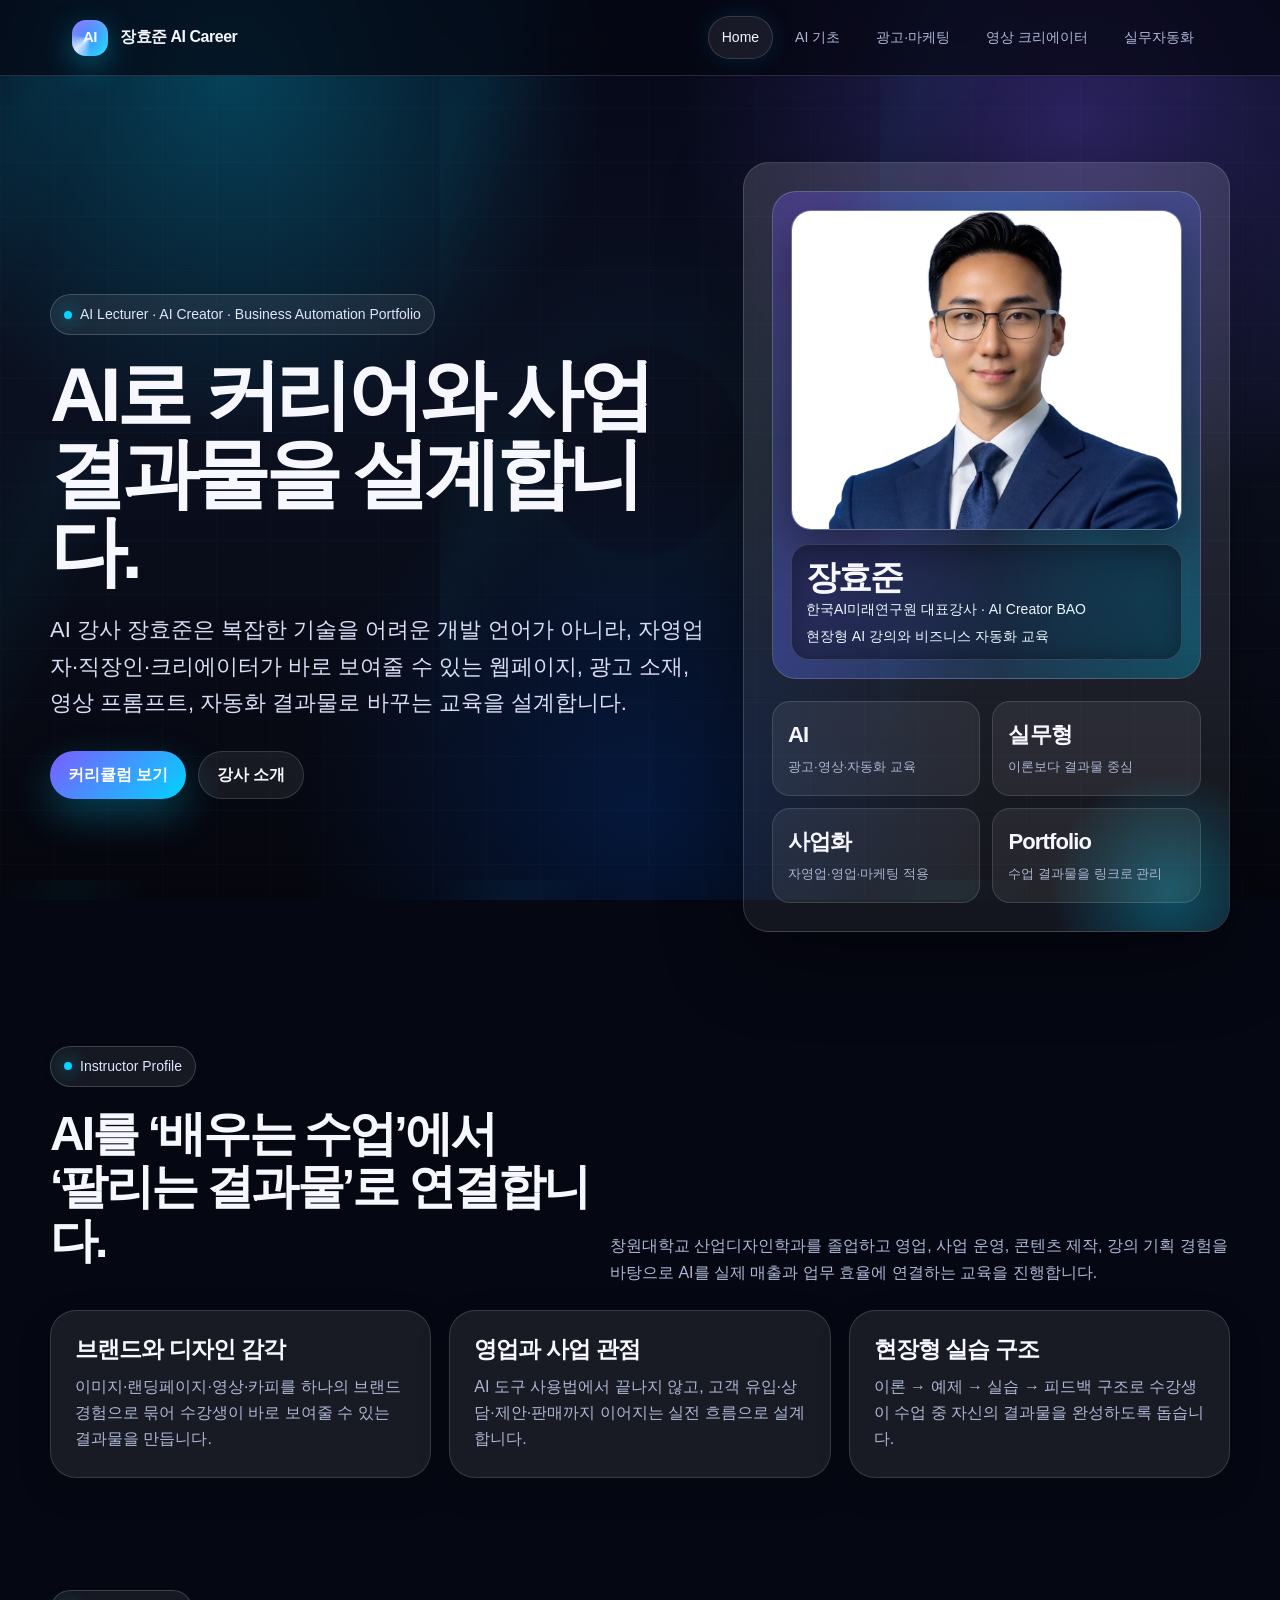
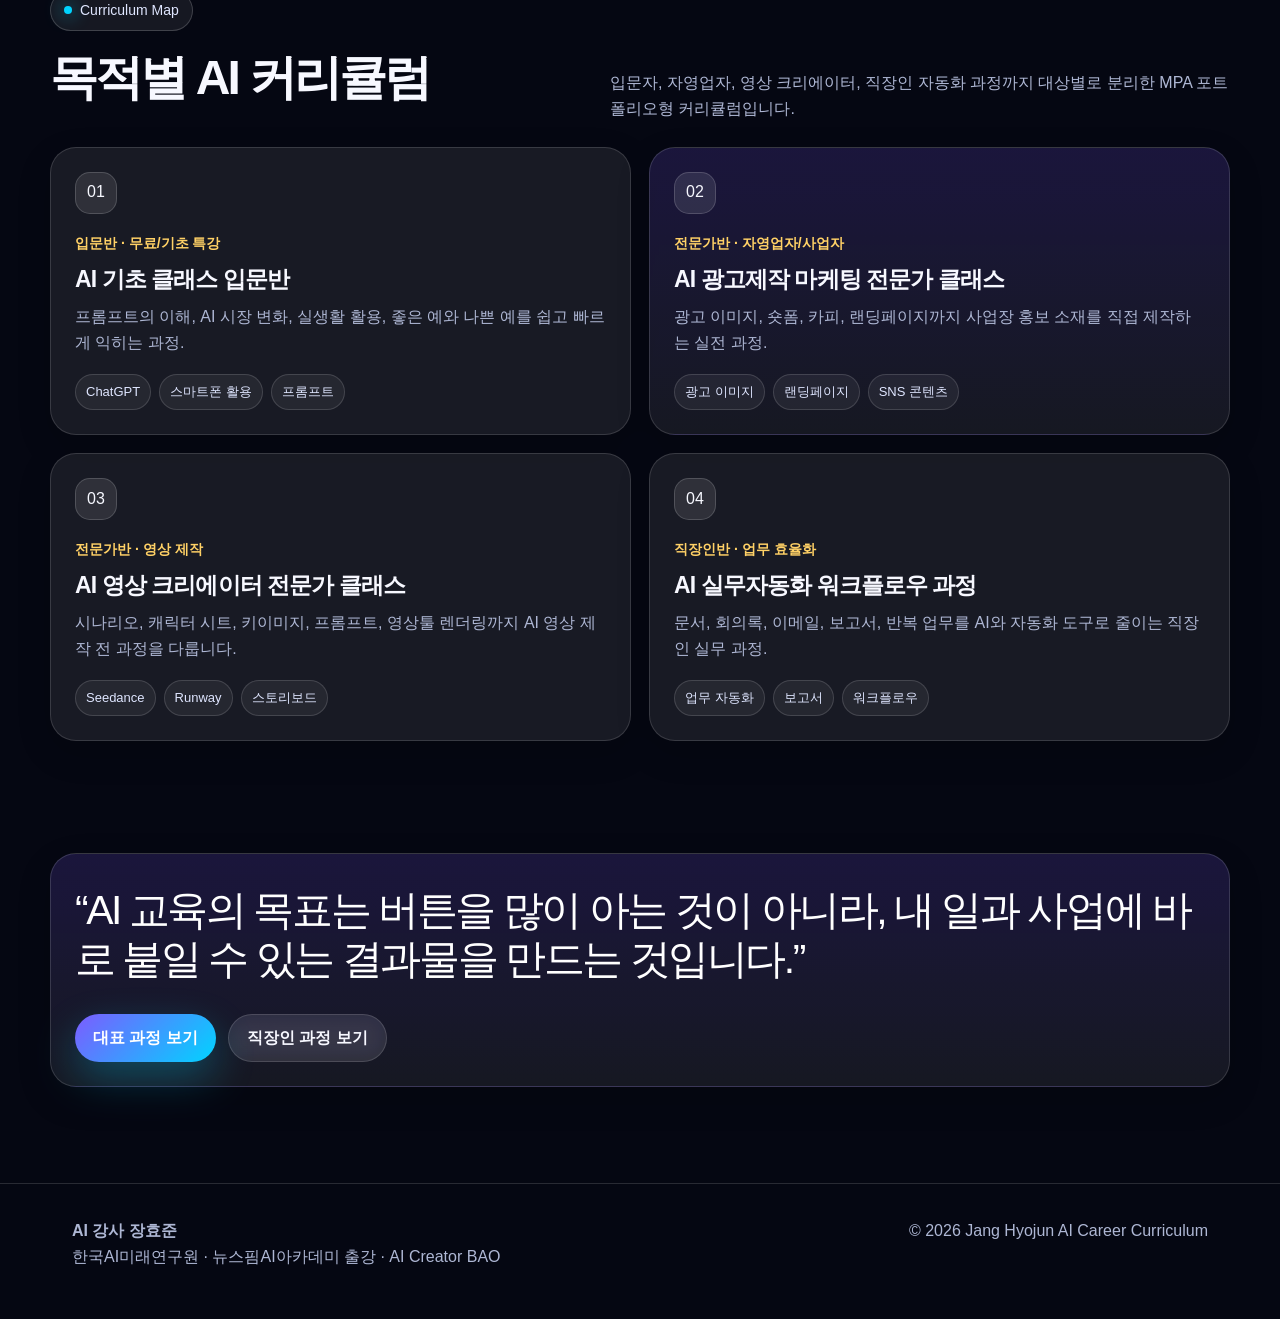
<file: index.html>
<!doctype html>
<html lang="ko">
<head>
  <meta charset="utf-8">
  <meta name="viewport" content="width=device-width, initial-scale=1">
  <title>AI 강사 장효준 | 커리어 & 커리큘럼 포트폴리오</title>
  <meta name="description" content="AI 강사 장효준의 AI 커리어, 강의 철학, 커리큘럼 포트폴리오 소개 페이지입니다.">
  <link rel="stylesheet" href="assets/css/style.css">
</head>
<body>

<header class="site-header">
  <nav class="nav">
    <a class="brand" href="index.html" aria-label="AI Career Curriculum Home">
      <span class="brand-mark">AI</span>
      <span>장효준 AI Career</span>
    </a>
    <div class="nav-links">
      <a class="active" href="index.html">Home</a>
      <a class="" href="classes/ai-basic/index.html">AI 기초</a>
      <a class="" href="classes/ai-ad-marketing/index.html">광고·마케팅</a>
      <a class="" href="classes/ai-video-creator/index.html">영상 크리에이터</a>
      <a class="" href="classes/ai-workflow/index.html">실무자동화</a>
    </div>
  </nav>
</header>
<main>
  <section class="container hero">
    <div>
      <span class="kicker">AI Lecturer · AI Creator · Business Automation Portfolio</span>
      <h1>AI로 커리어와 사업 결과물을 설계합니다.</h1>
      <p class="lead">AI 강사 장효준은 복잡한 기술을 어려운 개발 언어가 아니라, 자영업자·직장인·크리에이터가 바로 보여줄 수 있는 웹페이지, 광고 소재, 영상 프롬프트, 자동화 결과물로 바꾸는 교육을 설계합니다.</p>
      <div class="hero-actions">
        <a class="btn primary" href="#courses">커리큘럼 보기</a>
        <a class="btn" href="#profile">강사 소개</a>
      </div>
    </div>
    <aside class="hero-card">
      <div class="profile-photo">
        <img src="assets/images/jang-hyojun-profile.webp" alt="AI 강사 장효준 대표사진">
        <div class="profile-caption">
          <strong>장효준</strong>
          <span>한국AI미래연구원 대표강사 · AI Creator BAO<br>현장형 AI 강의와 비즈니스 자동화 교육</span>
        </div>
      </div>
      <div class="stat-grid">
        <div class="stat"><b>AI</b><span>광고·영상·자동화 교육</span></div>
        <div class="stat"><b>실무형</b><span>이론보다 결과물 중심</span></div>
        <div class="stat"><b>사업화</b><span>자영업·영업·마케팅 적용</span></div>
        <div class="stat"><b>Portfolio</b><span>수업 결과물을 링크로 관리</span></div>
      </div>
    </aside>
  </section>

  <section class="container section" id="profile">
    <div class="section-head">
      <div>
        <span class="kicker">Instructor Profile</span>
        <h2>AI를 ‘배우는 수업’에서<br>‘팔리는 결과물’로 연결합니다.</h2>
      </div>
      <p>창원대학교 산업디자인학과를 졸업하고 영업, 사업 운영, 콘텐츠 제작, 강의 기획 경험을 바탕으로 AI를 실제 매출과 업무 효율에 연결하는 교육을 진행합니다.</p>
    </div>
    <div class="grid-3">
      <article class="card">
        <h3>브랜드와 디자인 감각</h3>
        <p>이미지·랜딩페이지·영상·카피를 하나의 브랜드 경험으로 묶어 수강생이 바로 보여줄 수 있는 결과물을 만듭니다.</p>
      </article>
      <article class="card">
        <h3>영업과 사업 관점</h3>
        <p>AI 도구 사용법에서 끝나지 않고, 고객 유입·상담·제안·판매까지 이어지는 실전 흐름으로 설계합니다.</p>
      </article>
      <article class="card">
        <h3>현장형 실습 구조</h3>
        <p>이론 → 예제 → 실습 → 피드백 구조로 수강생이 수업 중 자신의 결과물을 완성하도록 돕습니다.</p>
      </article>
    </div>
  </section>

  <section class="container section" id="courses">
    <div class="section-head">
      <div>
        <span class="kicker">Curriculum Map</span>
        <h2>목적별 AI 커리큘럼</h2>
      </div>
      <p>입문자, 자영업자, 영상 크리에이터, 직장인 자동화 과정까지 대상별로 분리한 MPA 포트폴리오형 커리큘럼입니다.</p>
    </div>
    <div class="grid-2">
      <a class="card course-card" href="classes/ai-basic/index.html">
        <div>
          <div class="course-number">01</div>
          <div class="course-meta">입문반 · 무료/기초 특강</div>
          <h3>AI 기초 클래스 입문반</h3>
          <p>프롬프트의 이해, AI 시장 변화, 실생활 활용, 좋은 예와 나쁜 예를 쉽고 빠르게 익히는 과정.</p>
        </div>
        <div class="tag-row"><span class="tag">ChatGPT</span><span class="tag">스마트폰 활용</span><span class="tag">프롬프트</span></div>
      </a>
      <a class="card course-card highlight" href="classes/ai-ad-marketing/index.html">
        <div>
          <div class="course-number">02</div>
          <div class="course-meta">전문가반 · 자영업자/사업자</div>
          <h3>AI 광고제작 마케팅 전문가 클래스</h3>
          <p>광고 이미지, 숏폼, 카피, 랜딩페이지까지 사업장 홍보 소재를 직접 제작하는 실전 과정.</p>
        </div>
        <div class="tag-row"><span class="tag">광고 이미지</span><span class="tag">랜딩페이지</span><span class="tag">SNS 콘텐츠</span></div>
      </a>
      <a class="card course-card" href="classes/ai-video-creator/index.html">
        <div>
          <div class="course-number">03</div>
          <div class="course-meta">전문가반 · 영상 제작</div>
          <h3>AI 영상 크리에이터 전문가 클래스</h3>
          <p>시나리오, 캐릭터 시트, 키이미지, 프롬프트, 영상툴 렌더링까지 AI 영상 제작 전 과정을 다룹니다.</p>
        </div>
        <div class="tag-row"><span class="tag">Seedance</span><span class="tag">Runway</span><span class="tag">스토리보드</span></div>
      </a>
      <a class="card course-card" href="classes/ai-workflow/index.html">
        <div>
          <div class="course-number">04</div>
          <div class="course-meta">직장인반 · 업무 효율화</div>
          <h3>AI 실무자동화 워크플로우 과정</h3>
          <p>문서, 회의록, 이메일, 보고서, 반복 업무를 AI와 자동화 도구로 줄이는 직장인 실무 과정.</p>
        </div>
        <div class="tag-row"><span class="tag">업무 자동화</span><span class="tag">보고서</span><span class="tag">워크플로우</span></div>
      </a>
    </div>
  </section>

  <section class="container section">
    <div class="card highlight">
      <p class="big-quote">“AI 교육의 목표는 버튼을 많이 아는 것이 아니라, 내 일과 사업에 바로 붙일 수 있는 결과물을 만드는 것입니다.”</p>
      <div class="hero-actions">
        <a class="btn primary" href="classes/ai-ad-marketing/index.html">대표 과정 보기</a>
        <a class="btn" href="classes/ai-workflow/index.html">직장인 과정 보기</a>
      </div>
    </div>
  </section>
</main>

<footer class="footer">
  <div class="footer-inner">
    <div>
      <strong>AI 강사 장효준</strong><br>
      한국AI미래연구원 · 뉴스핌AI아카데미 출강 · AI Creator BAO
    </div>
    <div>© <span data-year></span> Jang Hyojun AI Career Curriculum</div>
  </div>
</footer>
<script src="assets/js/main.js"></script>

</body>
</html>
</file>
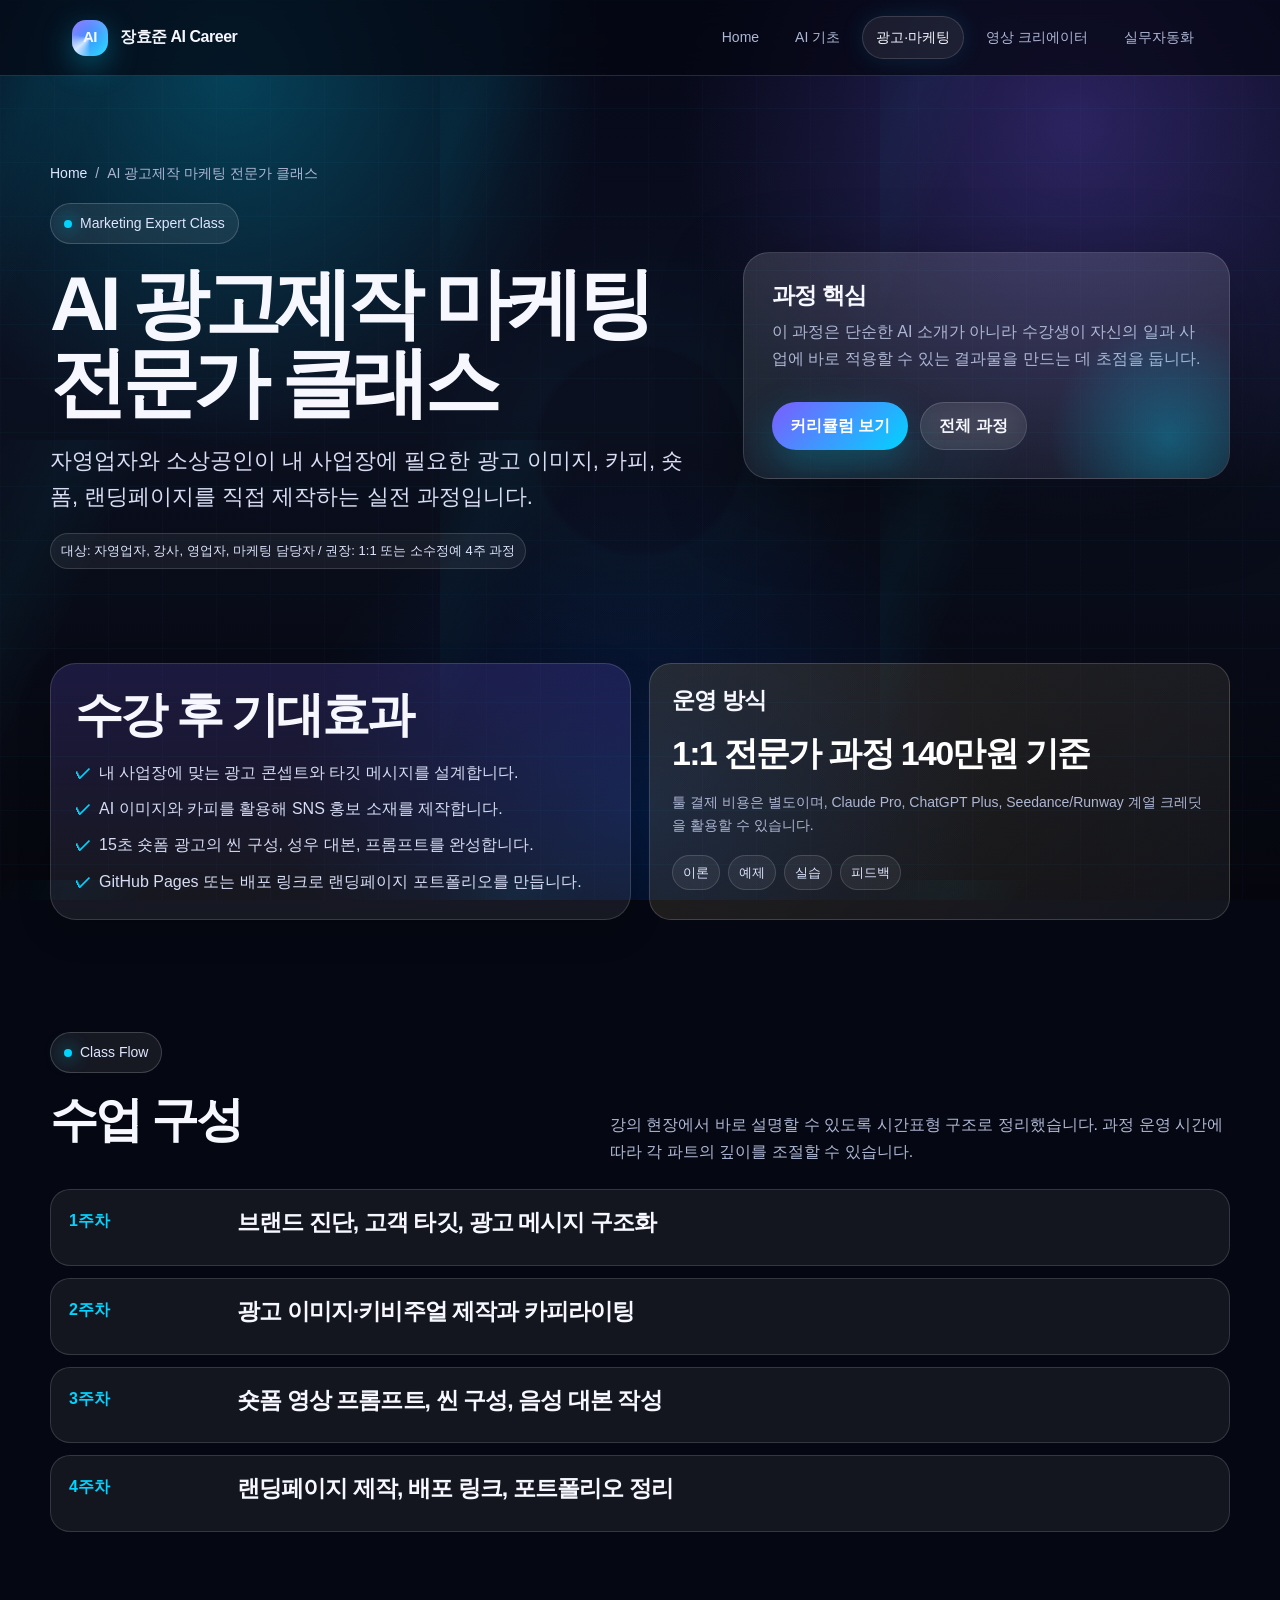
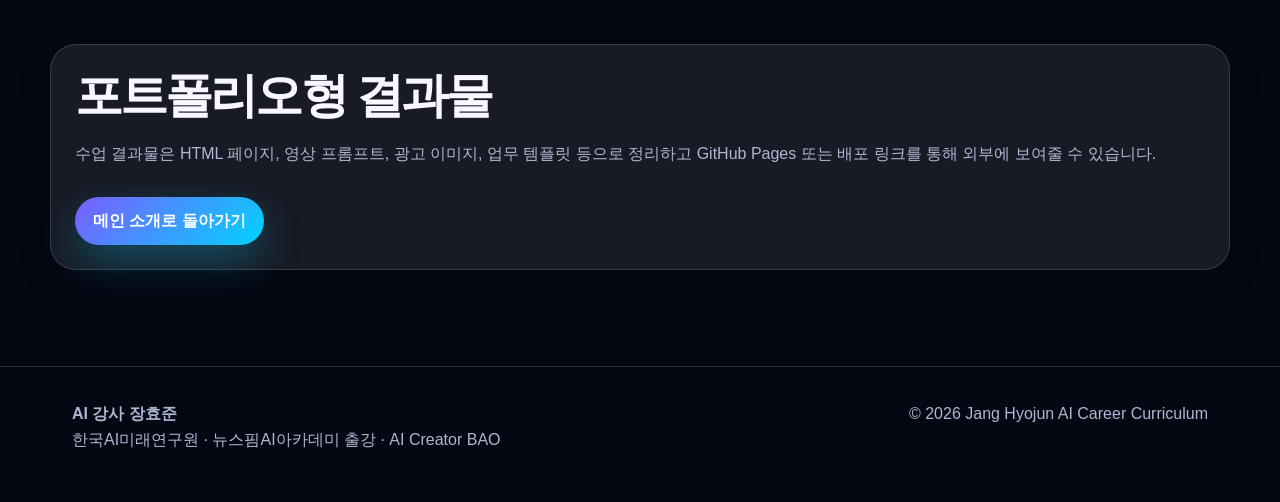
<file: classes/ai-ad-marketing/index.html>
<!doctype html>
<html lang="ko">
<head>
  <meta charset="utf-8">
  <meta name="viewport" content="width=device-width, initial-scale=1">
  <title>AI 광고제작 마케팅 전문가 클래스 | AI 강사 장효준</title>
  <meta name="description" content="AI 광고제작 마케팅 전문가 클래스 커리큘럼 소개 페이지입니다.">
  <link rel="stylesheet" href="../../assets/css/style.css">
</head>
<body>

<header class="site-header">
  <nav class="nav">
    <a class="brand" href="../../index.html" aria-label="AI Career Curriculum Home">
      <span class="brand-mark">AI</span>
      <span>장효준 AI Career</span>
    </a>
    <div class="nav-links">
      <a class="" href="../../index.html">Home</a>
      <a class="" href="../../classes/ai-basic/index.html">AI 기초</a>
      <a class="active" href="../../classes/ai-ad-marketing/index.html">광고·마케팅</a>
      <a class="" href="../../classes/ai-video-creator/index.html">영상 크리에이터</a>
      <a class="" href="../../classes/ai-workflow/index.html">실무자동화</a>
    </div>
  </nav>
</header>
<main>
  <section class="container hero compact">
    <div class="course-hero-title">
      <div class="breadcrumb"><a href="../../index.html">Home</a><span>/</span><span>AI 광고제작 마케팅 전문가 클래스</span></div>
      <span class="kicker">Marketing Expert Class</span>
      <h1>AI 광고제작 마케팅 전문가 클래스</h1>
      <p class="lead">자영업자와 소상공인이 내 사업장에 필요한 광고 이미지, 카피, 숏폼, 랜딩페이지를 직접 제작하는 실전 과정입니다.</p>
      <div class="tag-row"><span class="tag">대상: 자영업자, 강사, 영업자, 마케팅 담당자 / 권장: 1:1 또는 소수정예 4주 과정</span></div>
    </div>
    <aside class="hero-card">
      <h3>과정 핵심</h3>
      <p>이 과정은 단순한 AI 소개가 아니라 수강생이 자신의 일과 사업에 바로 적용할 수 있는 결과물을 만드는 데 초점을 둡니다.</p>
      <div class="hero-actions"><a class="btn primary" href="#curriculum">커리큘럼 보기</a><a class="btn" href="../../index.html#courses">전체 과정</a></div>
    </aside>
  </section>

  <section class="container section">
    <div class="grid-2">
      <article class="card highlight">
        <h2>수강 후 기대효과</h2>
        <ul class="clean"><li>내 사업장에 맞는 광고 콘셉트와 타깃 메시지를 설계합니다.</li><li>AI 이미지와 카피를 활용해 SNS 홍보 소재를 제작합니다.</li><li>15초 숏폼 광고의 씬 구성, 성우 대본, 프롬프트를 완성합니다.</li><li>GitHub Pages 또는 배포 링크로 랜딩페이지 포트폴리오를 만듭니다.</li></ul>
      </article>
      <article class="price-box">
        <h3>운영 방식</h3>
        <strong>1:1 전문가 과정 140만원 기준</strong>
        <p class="note">툴 결제 비용은 별도이며, Claude Pro, ChatGPT Plus, Seedance/Runway 계열 크레딧을 활용할 수 있습니다.</p>
        <div class="tag-row"><span class="tag">이론</span><span class="tag">예제</span><span class="tag">실습</span><span class="tag">피드백</span></div>
      </article>
    </div>
  </section>

  <section class="container section" id="curriculum">
    <div class="section-head">
      <div>
        <span class="kicker">Class Flow</span>
        <h2>수업 구성</h2>
      </div>
      <p>강의 현장에서 바로 설명할 수 있도록 시간표형 구조로 정리했습니다. 과정 운영 시간에 따라 각 파트의 깊이를 조절할 수 있습니다.</p>
    </div>
    <div class="timeline"><div class="timeline-item"><div class="timeline-time">1주차</div><div><h3>브랜드 진단, 고객 타깃, 광고 메시지 구조화</h3></div></div><div class="timeline-item"><div class="timeline-time">2주차</div><div><h3>광고 이미지·키비주얼 제작과 카피라이팅</h3></div></div><div class="timeline-item"><div class="timeline-time">3주차</div><div><h3>숏폼 영상 프롬프트, 씬 구성, 음성 대본 작성</h3></div></div><div class="timeline-item"><div class="timeline-time">4주차</div><div><h3>랜딩페이지 제작, 배포 링크, 포트폴리오 정리</h3></div></div></div>
  </section>

  <section class="container section">
    <div class="card">
      <h2>포트폴리오형 결과물</h2>
      <p>수업 결과물은 HTML 페이지, 영상 프롬프트, 광고 이미지, 업무 템플릿 등으로 정리하고 GitHub Pages 또는 배포 링크를 통해 외부에 보여줄 수 있습니다.</p>
      <div class="hero-actions"><a class="btn primary" href="../../index.html">메인 소개로 돌아가기</a></div>
    </div>
  </section>
</main>

<footer class="footer">
  <div class="footer-inner">
    <div>
      <strong>AI 강사 장효준</strong><br>
      한국AI미래연구원 · 뉴스핌AI아카데미 출강 · AI Creator BAO
    </div>
    <div>© <span data-year></span> Jang Hyojun AI Career Curriculum</div>
  </div>
</footer>
<script src="../../assets/js/main.js"></script>

</body>
</html>
</file>
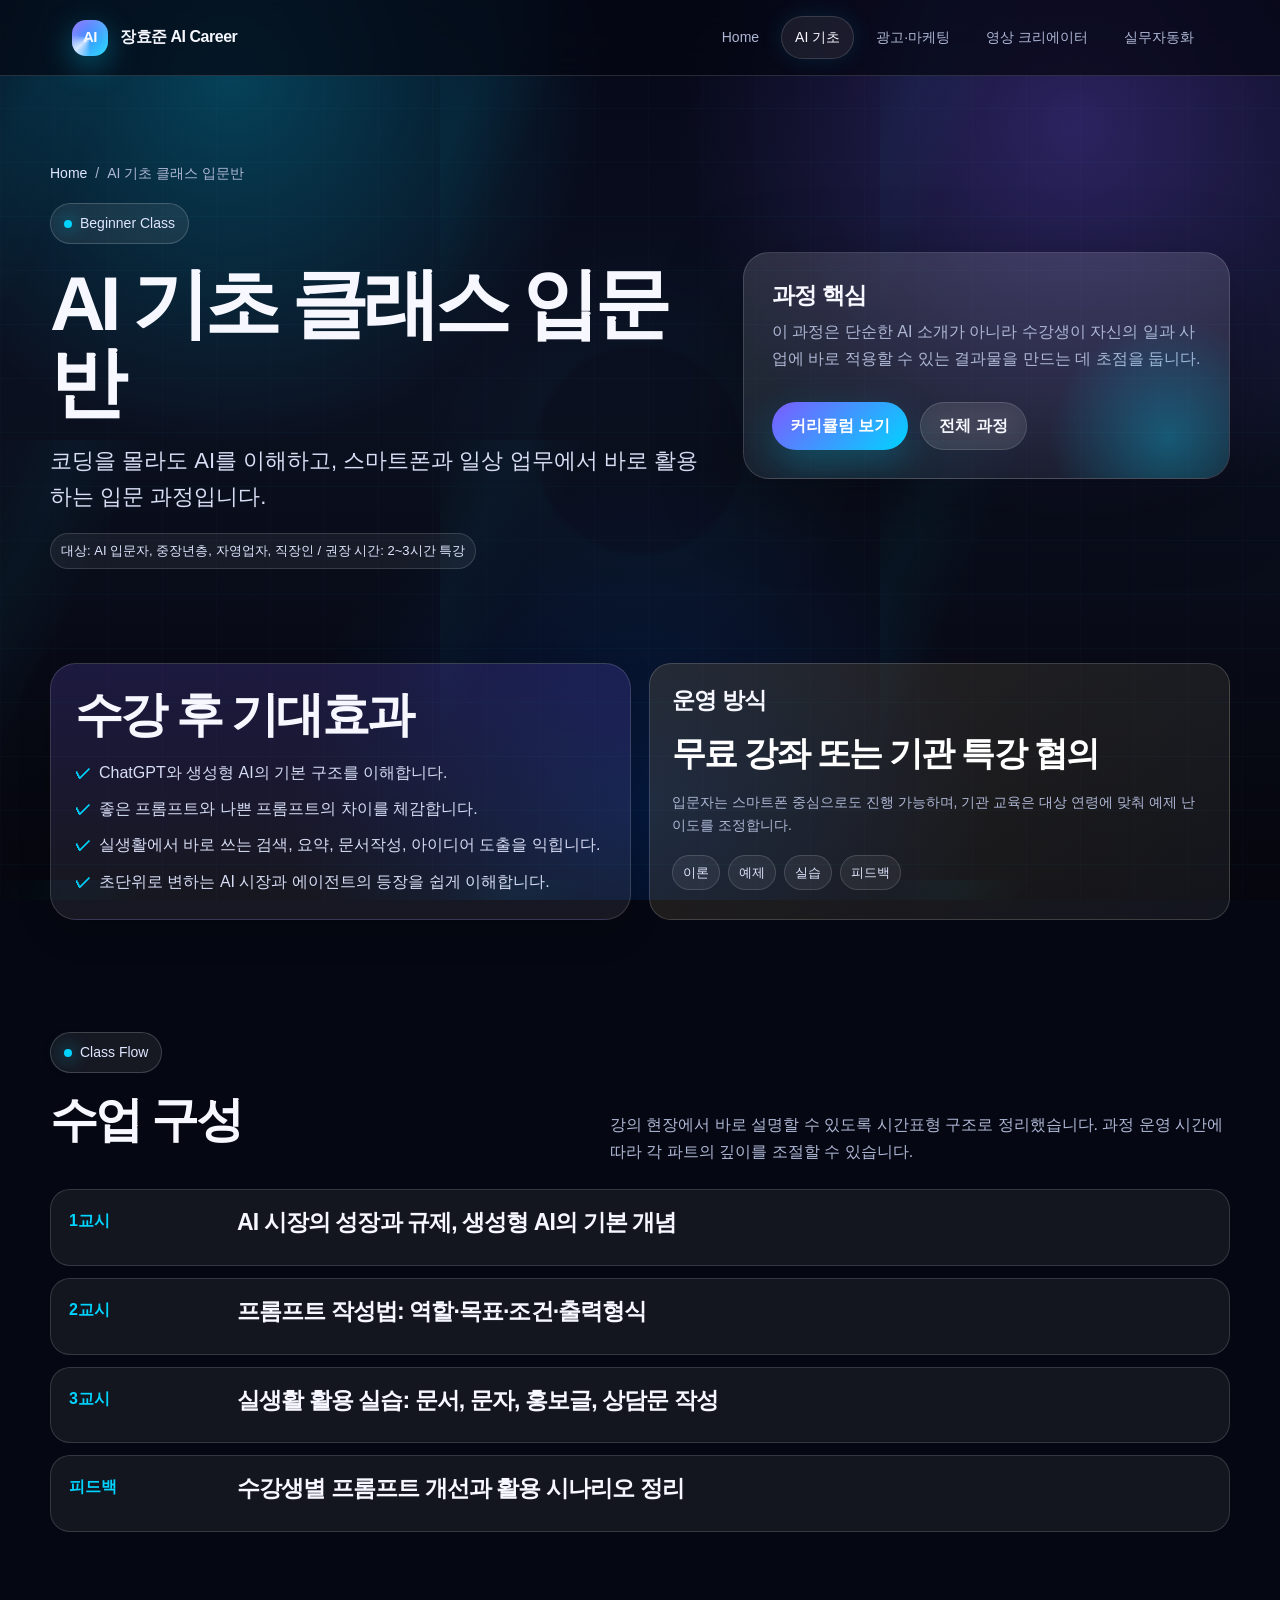
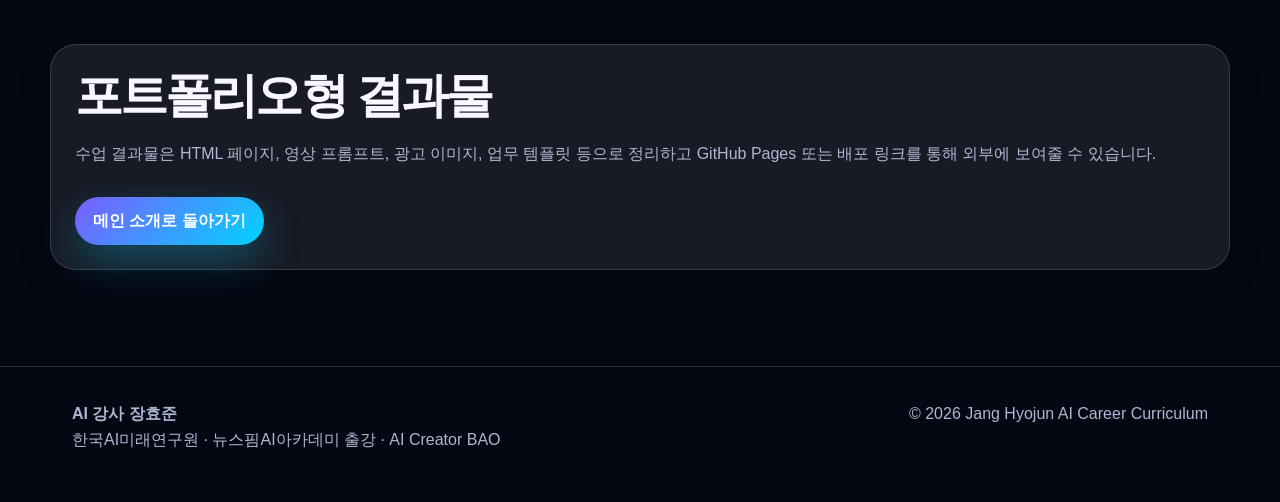
<file: classes/ai-basic/index.html>
<!doctype html>
<html lang="ko">
<head>
  <meta charset="utf-8">
  <meta name="viewport" content="width=device-width, initial-scale=1">
  <title>AI 기초 클래스 입문반 | AI 강사 장효준</title>
  <meta name="description" content="AI 기초 클래스 입문반 커리큘럼 소개 페이지입니다.">
  <link rel="stylesheet" href="../../assets/css/style.css">
</head>
<body>

<header class="site-header">
  <nav class="nav">
    <a class="brand" href="../../index.html" aria-label="AI Career Curriculum Home">
      <span class="brand-mark">AI</span>
      <span>장효준 AI Career</span>
    </a>
    <div class="nav-links">
      <a class="" href="../../index.html">Home</a>
      <a class="active" href="../../classes/ai-basic/index.html">AI 기초</a>
      <a class="" href="../../classes/ai-ad-marketing/index.html">광고·마케팅</a>
      <a class="" href="../../classes/ai-video-creator/index.html">영상 크리에이터</a>
      <a class="" href="../../classes/ai-workflow/index.html">실무자동화</a>
    </div>
  </nav>
</header>
<main>
  <section class="container hero compact">
    <div class="course-hero-title">
      <div class="breadcrumb"><a href="../../index.html">Home</a><span>/</span><span>AI 기초 클래스 입문반</span></div>
      <span class="kicker">Beginner Class</span>
      <h1>AI 기초 클래스 입문반</h1>
      <p class="lead">코딩을 몰라도 AI를 이해하고, 스마트폰과 일상 업무에서 바로 활용하는 입문 과정입니다.</p>
      <div class="tag-row"><span class="tag">대상: AI 입문자, 중장년층, 자영업자, 직장인 / 권장 시간: 2~3시간 특강</span></div>
    </div>
    <aside class="hero-card">
      <h3>과정 핵심</h3>
      <p>이 과정은 단순한 AI 소개가 아니라 수강생이 자신의 일과 사업에 바로 적용할 수 있는 결과물을 만드는 데 초점을 둡니다.</p>
      <div class="hero-actions"><a class="btn primary" href="#curriculum">커리큘럼 보기</a><a class="btn" href="../../index.html#courses">전체 과정</a></div>
    </aside>
  </section>

  <section class="container section">
    <div class="grid-2">
      <article class="card highlight">
        <h2>수강 후 기대효과</h2>
        <ul class="clean"><li>ChatGPT와 생성형 AI의 기본 구조를 이해합니다.</li><li>좋은 프롬프트와 나쁜 프롬프트의 차이를 체감합니다.</li><li>실생활에서 바로 쓰는 검색, 요약, 문서작성, 아이디어 도출을 익힙니다.</li><li>초단위로 변하는 AI 시장과 에이전트의 등장을 쉽게 이해합니다.</li></ul>
      </article>
      <article class="price-box">
        <h3>운영 방식</h3>
        <strong>무료 강좌 또는 기관 특강 협의</strong>
        <p class="note">입문자는 스마트폰 중심으로도 진행 가능하며, 기관 교육은 대상 연령에 맞춰 예제 난이도를 조정합니다.</p>
        <div class="tag-row"><span class="tag">이론</span><span class="tag">예제</span><span class="tag">실습</span><span class="tag">피드백</span></div>
      </article>
    </div>
  </section>

  <section class="container section" id="curriculum">
    <div class="section-head">
      <div>
        <span class="kicker">Class Flow</span>
        <h2>수업 구성</h2>
      </div>
      <p>강의 현장에서 바로 설명할 수 있도록 시간표형 구조로 정리했습니다. 과정 운영 시간에 따라 각 파트의 깊이를 조절할 수 있습니다.</p>
    </div>
    <div class="timeline"><div class="timeline-item"><div class="timeline-time">1교시</div><div><h3>AI 시장의 성장과 규제, 생성형 AI의 기본 개념</h3></div></div><div class="timeline-item"><div class="timeline-time">2교시</div><div><h3>프롬프트 작성법: 역할·목표·조건·출력형식</h3></div></div><div class="timeline-item"><div class="timeline-time">3교시</div><div><h3>실생활 활용 실습: 문서, 문자, 홍보글, 상담문 작성</h3></div></div><div class="timeline-item"><div class="timeline-time">피드백</div><div><h3>수강생별 프롬프트 개선과 활용 시나리오 정리</h3></div></div></div>
  </section>

  <section class="container section">
    <div class="card">
      <h2>포트폴리오형 결과물</h2>
      <p>수업 결과물은 HTML 페이지, 영상 프롬프트, 광고 이미지, 업무 템플릿 등으로 정리하고 GitHub Pages 또는 배포 링크를 통해 외부에 보여줄 수 있습니다.</p>
      <div class="hero-actions"><a class="btn primary" href="../../index.html">메인 소개로 돌아가기</a></div>
    </div>
  </section>
</main>

<footer class="footer">
  <div class="footer-inner">
    <div>
      <strong>AI 강사 장효준</strong><br>
      한국AI미래연구원 · 뉴스핌AI아카데미 출강 · AI Creator BAO
    </div>
    <div>© <span data-year></span> Jang Hyojun AI Career Curriculum</div>
  </div>
</footer>
<script src="../../assets/js/main.js"></script>

</body>
</html>
</file>
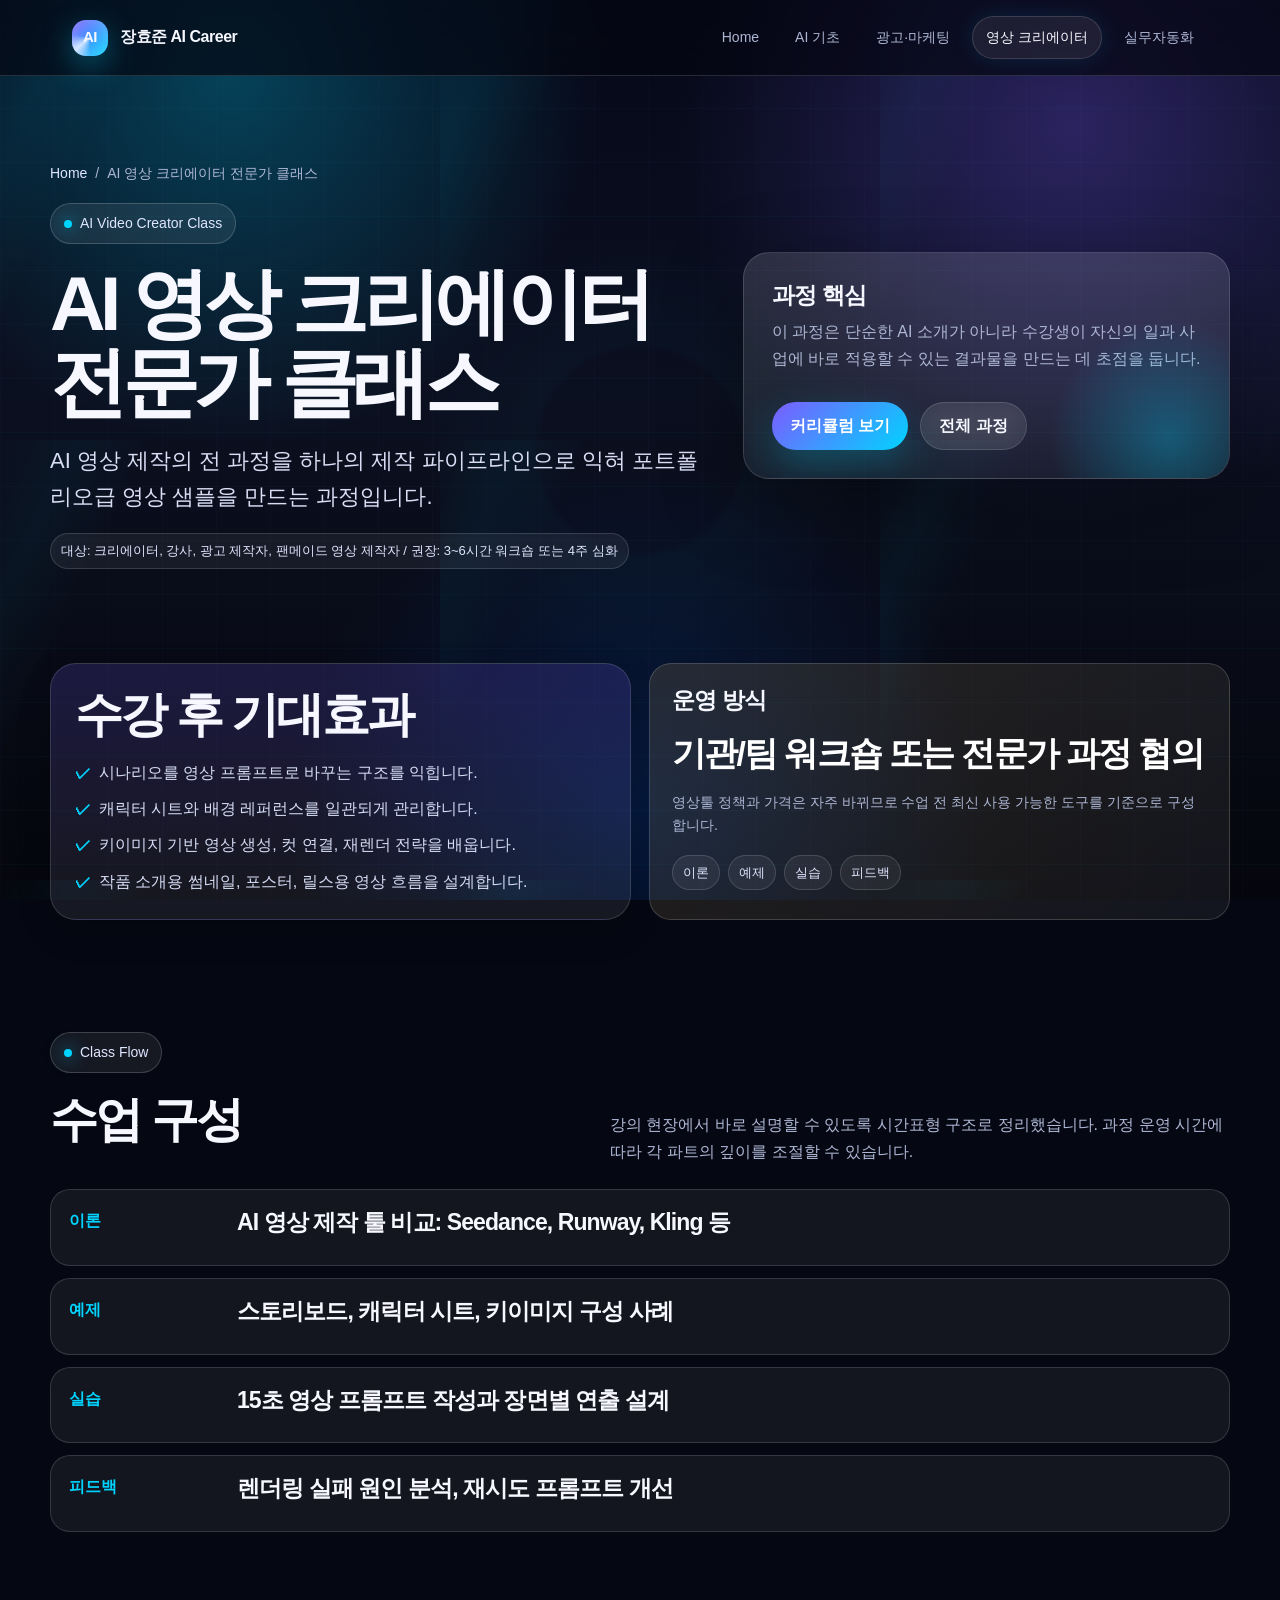
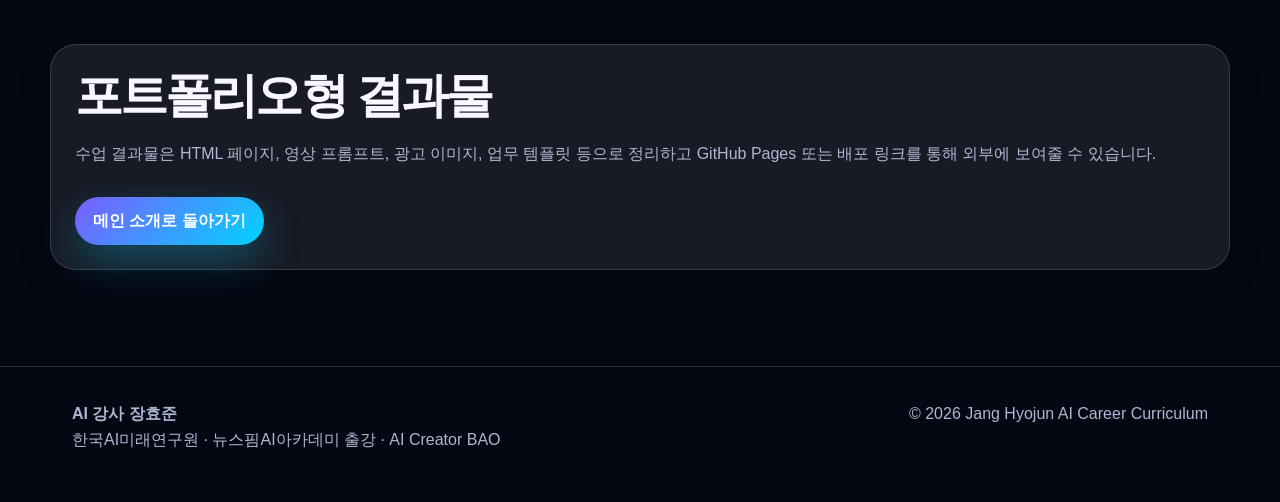
<file: classes/ai-video-creator/index.html>
<!doctype html>
<html lang="ko">
<head>
  <meta charset="utf-8">
  <meta name="viewport" content="width=device-width, initial-scale=1">
  <title>AI 영상 크리에이터 전문가 클래스 | AI 강사 장효준</title>
  <meta name="description" content="AI 영상 크리에이터 전문가 클래스 커리큘럼 소개 페이지입니다.">
  <link rel="stylesheet" href="../../assets/css/style.css">
</head>
<body>

<header class="site-header">
  <nav class="nav">
    <a class="brand" href="../../index.html" aria-label="AI Career Curriculum Home">
      <span class="brand-mark">AI</span>
      <span>장효준 AI Career</span>
    </a>
    <div class="nav-links">
      <a class="" href="../../index.html">Home</a>
      <a class="" href="../../classes/ai-basic/index.html">AI 기초</a>
      <a class="" href="../../classes/ai-ad-marketing/index.html">광고·마케팅</a>
      <a class="active" href="../../classes/ai-video-creator/index.html">영상 크리에이터</a>
      <a class="" href="../../classes/ai-workflow/index.html">실무자동화</a>
    </div>
  </nav>
</header>
<main>
  <section class="container hero compact">
    <div class="course-hero-title">
      <div class="breadcrumb"><a href="../../index.html">Home</a><span>/</span><span>AI 영상 크리에이터 전문가 클래스</span></div>
      <span class="kicker">AI Video Creator Class</span>
      <h1>AI 영상 크리에이터 전문가 클래스</h1>
      <p class="lead">AI 영상 제작의 전 과정을 하나의 제작 파이프라인으로 익혀 포트폴리오급 영상 샘플을 만드는 과정입니다.</p>
      <div class="tag-row"><span class="tag">대상: 크리에이터, 강사, 광고 제작자, 팬메이드 영상 제작자 / 권장: 3~6시간 워크숍 또는 4주 심화</span></div>
    </div>
    <aside class="hero-card">
      <h3>과정 핵심</h3>
      <p>이 과정은 단순한 AI 소개가 아니라 수강생이 자신의 일과 사업에 바로 적용할 수 있는 결과물을 만드는 데 초점을 둡니다.</p>
      <div class="hero-actions"><a class="btn primary" href="#curriculum">커리큘럼 보기</a><a class="btn" href="../../index.html#courses">전체 과정</a></div>
    </aside>
  </section>

  <section class="container section">
    <div class="grid-2">
      <article class="card highlight">
        <h2>수강 후 기대효과</h2>
        <ul class="clean"><li>시나리오를 영상 프롬프트로 바꾸는 구조를 익힙니다.</li><li>캐릭터 시트와 배경 레퍼런스를 일관되게 관리합니다.</li><li>키이미지 기반 영상 생성, 컷 연결, 재렌더 전략을 배웁니다.</li><li>작품 소개용 썸네일, 포스터, 릴스용 영상 흐름을 설계합니다.</li></ul>
      </article>
      <article class="price-box">
        <h3>운영 방식</h3>
        <strong>기관/팀 워크숍 또는 전문가 과정 협의</strong>
        <p class="note">영상툴 정책과 가격은 자주 바뀌므로 수업 전 최신 사용 가능한 도구를 기준으로 구성합니다.</p>
        <div class="tag-row"><span class="tag">이론</span><span class="tag">예제</span><span class="tag">실습</span><span class="tag">피드백</span></div>
      </article>
    </div>
  </section>

  <section class="container section" id="curriculum">
    <div class="section-head">
      <div>
        <span class="kicker">Class Flow</span>
        <h2>수업 구성</h2>
      </div>
      <p>강의 현장에서 바로 설명할 수 있도록 시간표형 구조로 정리했습니다. 과정 운영 시간에 따라 각 파트의 깊이를 조절할 수 있습니다.</p>
    </div>
    <div class="timeline"><div class="timeline-item"><div class="timeline-time">이론</div><div><h3>AI 영상 제작 툴 비교: Seedance, Runway, Kling 등</h3></div></div><div class="timeline-item"><div class="timeline-time">예제</div><div><h3>스토리보드, 캐릭터 시트, 키이미지 구성 사례</h3></div></div><div class="timeline-item"><div class="timeline-time">실습</div><div><h3>15초 영상 프롬프트 작성과 장면별 연출 설계</h3></div></div><div class="timeline-item"><div class="timeline-time">피드백</div><div><h3>렌더링 실패 원인 분석, 재시도 프롬프트 개선</h3></div></div></div>
  </section>

  <section class="container section">
    <div class="card">
      <h2>포트폴리오형 결과물</h2>
      <p>수업 결과물은 HTML 페이지, 영상 프롬프트, 광고 이미지, 업무 템플릿 등으로 정리하고 GitHub Pages 또는 배포 링크를 통해 외부에 보여줄 수 있습니다.</p>
      <div class="hero-actions"><a class="btn primary" href="../../index.html">메인 소개로 돌아가기</a></div>
    </div>
  </section>
</main>

<footer class="footer">
  <div class="footer-inner">
    <div>
      <strong>AI 강사 장효준</strong><br>
      한국AI미래연구원 · 뉴스핌AI아카데미 출강 · AI Creator BAO
    </div>
    <div>© <span data-year></span> Jang Hyojun AI Career Curriculum</div>
  </div>
</footer>
<script src="../../assets/js/main.js"></script>

</body>
</html>
</file>
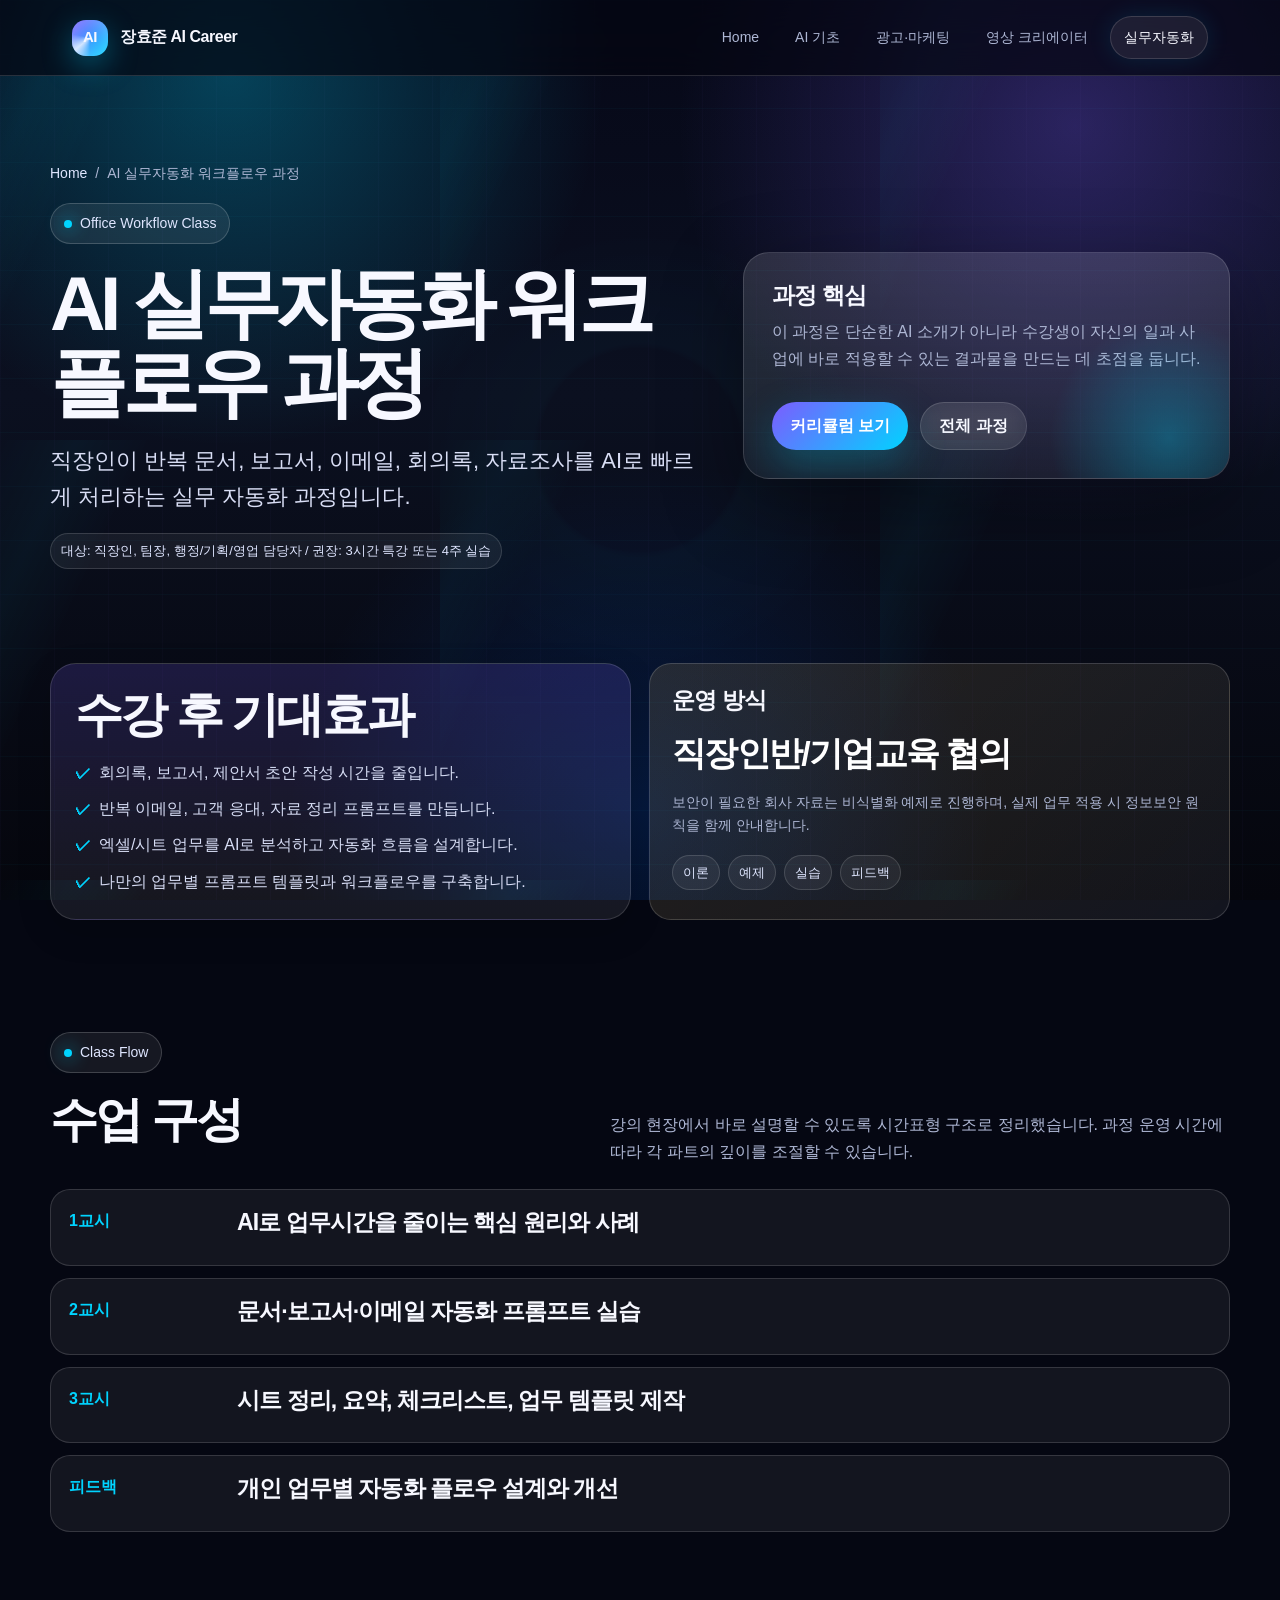
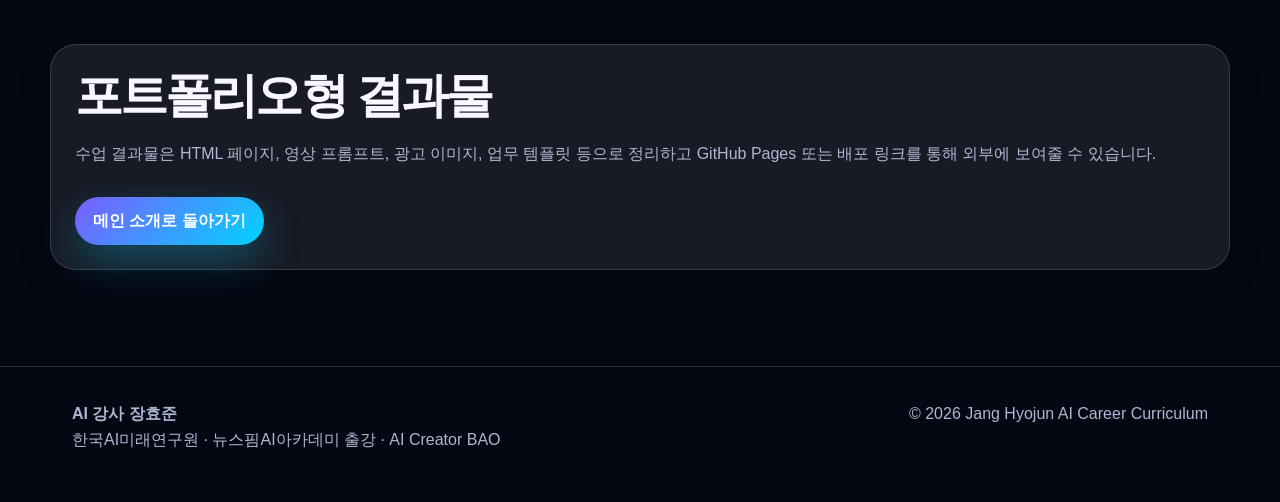
<file: classes/ai-workflow/index.html>
<!doctype html>
<html lang="ko">
<head>
  <meta charset="utf-8">
  <meta name="viewport" content="width=device-width, initial-scale=1">
  <title>AI 실무자동화 워크플로우 과정 | AI 강사 장효준</title>
  <meta name="description" content="AI 실무자동화 워크플로우 과정 커리큘럼 소개 페이지입니다.">
  <link rel="stylesheet" href="../../assets/css/style.css">
</head>
<body>

<header class="site-header">
  <nav class="nav">
    <a class="brand" href="../../index.html" aria-label="AI Career Curriculum Home">
      <span class="brand-mark">AI</span>
      <span>장효준 AI Career</span>
    </a>
    <div class="nav-links">
      <a class="" href="../../index.html">Home</a>
      <a class="" href="../../classes/ai-basic/index.html">AI 기초</a>
      <a class="" href="../../classes/ai-ad-marketing/index.html">광고·마케팅</a>
      <a class="" href="../../classes/ai-video-creator/index.html">영상 크리에이터</a>
      <a class="active" href="../../classes/ai-workflow/index.html">실무자동화</a>
    </div>
  </nav>
</header>
<main>
  <section class="container hero compact">
    <div class="course-hero-title">
      <div class="breadcrumb"><a href="../../index.html">Home</a><span>/</span><span>AI 실무자동화 워크플로우 과정</span></div>
      <span class="kicker">Office Workflow Class</span>
      <h1>AI 실무자동화 워크플로우 과정</h1>
      <p class="lead">직장인이 반복 문서, 보고서, 이메일, 회의록, 자료조사를 AI로 빠르게 처리하는 실무 자동화 과정입니다.</p>
      <div class="tag-row"><span class="tag">대상: 직장인, 팀장, 행정/기획/영업 담당자 / 권장: 3시간 특강 또는 4주 실습</span></div>
    </div>
    <aside class="hero-card">
      <h3>과정 핵심</h3>
      <p>이 과정은 단순한 AI 소개가 아니라 수강생이 자신의 일과 사업에 바로 적용할 수 있는 결과물을 만드는 데 초점을 둡니다.</p>
      <div class="hero-actions"><a class="btn primary" href="#curriculum">커리큘럼 보기</a><a class="btn" href="../../index.html#courses">전체 과정</a></div>
    </aside>
  </section>

  <section class="container section">
    <div class="grid-2">
      <article class="card highlight">
        <h2>수강 후 기대효과</h2>
        <ul class="clean"><li>회의록, 보고서, 제안서 초안 작성 시간을 줄입니다.</li><li>반복 이메일, 고객 응대, 자료 정리 프롬프트를 만듭니다.</li><li>엑셀/시트 업무를 AI로 분석하고 자동화 흐름을 설계합니다.</li><li>나만의 업무별 프롬프트 템플릿과 워크플로우를 구축합니다.</li></ul>
      </article>
      <article class="price-box">
        <h3>운영 방식</h3>
        <strong>직장인반/기업교육 협의</strong>
        <p class="note">보안이 필요한 회사 자료는 비식별화 예제로 진행하며, 실제 업무 적용 시 정보보안 원칙을 함께 안내합니다.</p>
        <div class="tag-row"><span class="tag">이론</span><span class="tag">예제</span><span class="tag">실습</span><span class="tag">피드백</span></div>
      </article>
    </div>
  </section>

  <section class="container section" id="curriculum">
    <div class="section-head">
      <div>
        <span class="kicker">Class Flow</span>
        <h2>수업 구성</h2>
      </div>
      <p>강의 현장에서 바로 설명할 수 있도록 시간표형 구조로 정리했습니다. 과정 운영 시간에 따라 각 파트의 깊이를 조절할 수 있습니다.</p>
    </div>
    <div class="timeline"><div class="timeline-item"><div class="timeline-time">1교시</div><div><h3>AI로 업무시간을 줄이는 핵심 원리와 사례</h3></div></div><div class="timeline-item"><div class="timeline-time">2교시</div><div><h3>문서·보고서·이메일 자동화 프롬프트 실습</h3></div></div><div class="timeline-item"><div class="timeline-time">3교시</div><div><h3>시트 정리, 요약, 체크리스트, 업무 템플릿 제작</h3></div></div><div class="timeline-item"><div class="timeline-time">피드백</div><div><h3>개인 업무별 자동화 플로우 설계와 개선</h3></div></div></div>
  </section>

  <section class="container section">
    <div class="card">
      <h2>포트폴리오형 결과물</h2>
      <p>수업 결과물은 HTML 페이지, 영상 프롬프트, 광고 이미지, 업무 템플릿 등으로 정리하고 GitHub Pages 또는 배포 링크를 통해 외부에 보여줄 수 있습니다.</p>
      <div class="hero-actions"><a class="btn primary" href="../../index.html">메인 소개로 돌아가기</a></div>
    </div>
  </section>
</main>

<footer class="footer">
  <div class="footer-inner">
    <div>
      <strong>AI 강사 장효준</strong><br>
      한국AI미래연구원 · 뉴스핌AI아카데미 출강 · AI Creator BAO
    </div>
    <div>© <span data-year></span> Jang Hyojun AI Career Curriculum</div>
  </div>
</footer>
<script src="../../assets/js/main.js"></script>

</body>
</html>
</file>
<file: assets/css/style.css>
:root {
  --bg: #050712;
  --bg-soft: #0d1326;
  --card: rgba(255,255,255,0.08);
  --card-strong: rgba(255,255,255,0.14);
  --text: #f7f8ff;
  --muted: #aeb7d4;
  --line: rgba(255,255,255,0.14);
  --accent: #7c5cff;
  --accent-2: #00d4ff;
  --accent-3: #ffd166;
  --blue-glow: #28c8ff;
  --radius: 26px;
  --shadow: 0 24px 80px rgba(0,0,0,0.35);
  --max: 1180px;
}

* { box-sizing: border-box; }
html { scroll-behavior: smooth; }
body {
  margin: 0;
  min-height: 100vh;
  font-family: Pretendard, -apple-system, BlinkMacSystemFont, "Segoe UI", "Noto Sans KR", Arial, sans-serif;
  color: var(--text);
  background: #050712;
  line-height: 1.65;
  overflow-x: hidden;
  isolation: isolate;
}
body::before,
body::after {
  content: "";
  position: fixed;
  inset: 0;
  pointer-events: none;
  z-index: -2;
}
body::before {
  background:
    radial-gradient(circle at 18% 8%, rgba(0,212,255,0.28), transparent 28%),
    radial-gradient(circle at 84% 14%, rgba(124,92,255,0.30), transparent 30%),
    radial-gradient(circle at 50% 90%, rgba(0,96,255,0.18), transparent 34%),
    linear-gradient(180deg, #060818 0%, #0b1020 44%, #05060d 100%);
  animation: aiAurora 10s ease-in-out infinite alternate;
}
body::after {
  z-index: -1;
  opacity: 0.34;
  background-image:
    linear-gradient(115deg, transparent 0%, rgba(0,212,255,0.11) 12%, transparent 23%),
    linear-gradient(rgba(0,212,255,0.07) 1px, transparent 1px),
    linear-gradient(90deg, rgba(124,92,255,0.06) 1px, transparent 1px),
    radial-gradient(circle at 50% 50%, transparent 0 16%, rgba(0,212,255,0.05) 17%, transparent 34%);
  background-size: 440px 440px, 54px 54px, 54px 54px, 900px 900px;
  background-position: 0 0, 0 0, 0 0, center;
  animation: aiGridFlow 16s linear infinite;
  mix-blend-mode: screen;
}
body.is-loaded main,
body.is-loaded footer,
body.is-loaded .site-header { animation: pageEnter 0.75s cubic-bezier(.2,.9,.2,1) both; }

@keyframes aiAurora {
  0% { filter: hue-rotate(0deg) brightness(1); transform: scale(1); }
  50% { filter: hue-rotate(16deg) brightness(1.08); }
  100% { filter: hue-rotate(-12deg) brightness(0.98); transform: scale(1.04); }
}
@keyframes aiGridFlow {
  0% { background-position: -240px -140px, 0 0, 0 0, center; }
  100% { background-position: 280px 180px, 0 54px, 54px 0, center; }
}
@keyframes pageEnter {
  from { opacity: 0; transform: translateY(18px) scale(0.985); filter: blur(10px); }
  to { opacity: 1; transform: translateY(0) scale(1); filter: blur(0); }
}

a { color: inherit; text-decoration: none; }
img { max-width: 100%; display: block; }

.site-header {
  position: sticky;
  top: 0;
  z-index: 20;
  backdrop-filter: blur(18px);
  background: rgba(5,7,18,0.70);
  border-bottom: 1px solid var(--line);
}
.nav {
  max-width: var(--max);
  margin: 0 auto;
  padding: 16px 22px;
  display: flex;
  align-items: center;
  justify-content: space-between;
  gap: 20px;
}
.brand {
  display: flex;
  align-items: center;
  gap: 12px;
  font-weight: 800;
  letter-spacing: -0.03em;
}
.brand-mark {
  width: 36px;
  height: 36px;
  border-radius: 14px;
  display: grid;
  place-items: center;
  background: linear-gradient(135deg, var(--accent), var(--accent-2));
  box-shadow: 0 10px 30px rgba(0,212,255,0.35), inset 0 0 18px rgba(255,255,255,0.25);
  font-size: 15px;
  position: relative;
  overflow: hidden;
}
.brand-mark::after {
  content: "";
  position: absolute;
  inset: -45%;
  background: conic-gradient(from 180deg, transparent, rgba(255,255,255,0.75), transparent 28%);
  animation: spin 3.8s linear infinite;
}
.brand-mark { isolation: isolate; }
.brand-mark::after { z-index: -1; }
@keyframes spin { to { transform: rotate(360deg); } }
.nav-links {
  display: flex;
  align-items: center;
  gap: 8px;
  flex-wrap: wrap;
  justify-content: flex-end;
}
.nav-links a {
  padding: 9px 13px;
  border: 1px solid transparent;
  border-radius: 999px;
  color: var(--muted);
  font-size: 14px;
  transition: 0.2s ease;
}
.nav-links a:hover,
.nav-links a.active {
  color: var(--text);
  border-color: var(--line);
  background: rgba(255,255,255,0.08);
  box-shadow: 0 0 24px rgba(0,212,255,0.12);
}

.container {
  max-width: var(--max);
  margin: 0 auto;
  padding: 0 22px;
}
.hero {
  padding: 86px 0 58px;
  display: grid;
  grid-template-columns: 1.15fr 0.85fr;
  gap: 34px;
  align-items: center;
}
.hero.compact { padding-bottom: 38px; }
.kicker {
  display: inline-flex;
  align-items: center;
  gap: 8px;
  border: 1px solid rgba(255,255,255,0.18);
  background: rgba(255,255,255,0.07);
  color: #dfe6ff;
  border-radius: 999px;
  padding: 8px 13px;
  font-size: 14px;
  margin-bottom: 20px;
  backdrop-filter: blur(12px);
}
.kicker::before {
  content: "";
  width: 8px;
  height: 8px;
  border-radius: 50%;
  background: var(--accent-2);
  box-shadow: 0 0 18px var(--accent-2);
  animation: pulseDot 1.7s ease-in-out infinite;
}
@keyframes pulseDot { 0%,100% { transform: scale(1); opacity: .9; } 50% { transform: scale(1.7); opacity: .45; } }
h1 {
  margin: 0;
  font-size: clamp(42px, 6vw, 78px);
  line-height: 1.02;
  letter-spacing: -0.07em;
}
h2 {
  margin: 0 0 18px;
  font-size: clamp(30px, 4vw, 48px);
  line-height: 1.12;
  letter-spacing: -0.06em;
}
h3 {
  margin: 0 0 10px;
  font-size: 23px;
  line-height: 1.25;
  letter-spacing: -0.04em;
}
p { margin: 0; color: var(--muted); }
.lead {
  font-size: clamp(18px, 2vw, 22px);
  margin-top: 22px;
  color: #d9def5;
  max-width: 780px;
}
.hero-actions {
  display: flex;
  gap: 12px;
  flex-wrap: wrap;
  margin-top: 30px;
}
.btn {
  display: inline-flex;
  align-items: center;
  justify-content: center;
  min-height: 48px;
  padding: 0 18px;
  border-radius: 999px;
  border: 1px solid var(--line);
  background: rgba(255,255,255,0.07);
  color: var(--text);
  font-weight: 700;
  transition: 0.2s ease;
  backdrop-filter: blur(10px);
}
.btn.primary {
  border: 0;
  background: linear-gradient(135deg, var(--accent), var(--accent-2));
  color: white;
  box-shadow: 0 16px 40px rgba(0,212,255,0.28);
}
.btn:hover { transform: translateY(-2px); box-shadow: 0 0 28px rgba(0,212,255,0.20); }

.hero-card {
  border: 1px solid var(--line);
  background: linear-gradient(180deg, rgba(255,255,255,0.13), rgba(255,255,255,0.06));
  border-radius: var(--radius);
  padding: 28px;
  box-shadow: var(--shadow);
  position: relative;
  overflow: hidden;
  backdrop-filter: blur(16px);
}
.hero-card::before {
  content: "";
  position: absolute;
  inset: -2px;
  border-radius: inherit;
  padding: 1px;
  background: linear-gradient(135deg, rgba(0,212,255,0.58), transparent 32%, rgba(124,92,255,0.44));
  -webkit-mask: linear-gradient(#000 0 0) content-box, linear-gradient(#000 0 0);
  -webkit-mask-composite: xor;
  mask-composite: exclude;
  pointer-events: none;
}
.hero-card::after {
  content: "";
  position: absolute;
  inset: auto -60px -80px auto;
  width: 240px;
  height: 240px;
  border-radius: 999px;
  background: radial-gradient(circle, rgba(0,212,255,0.30), transparent 70%);
  animation: floatGlow 5.8s ease-in-out infinite alternate;
}
@keyframes floatGlow { from { transform: translate(0,0) scale(1); } to { transform: translate(-26px,-18px) scale(1.15); } }
.profile-photo {
  position: relative;
  min-height: 420px;
  border-radius: 24px;
  background:
    radial-gradient(circle at 50% 18%, rgba(0,212,255,0.24), transparent 38%),
    linear-gradient(135deg, rgba(124,92,255,0.32), rgba(0,212,255,0.14));
  border: 1px solid rgba(255,255,255,0.18);
  padding: 18px;
  margin-bottom: 22px;
  overflow: hidden;
}
.profile-photo::before {
  content: "";
  position: absolute;
  inset: -30%;
  background: conic-gradient(from 90deg, transparent, rgba(0,212,255,0.23), transparent 24%, rgba(124,92,255,0.22), transparent 50%);
  animation: spin 8s linear infinite;
  opacity: .7;
}
.profile-photo img {
  position: relative;
  z-index: 1;
  width: 100%;
  height: 320px;
  object-fit: cover;
  object-position: center top;
  border-radius: 20px;
  box-shadow: 0 18px 46px rgba(0,0,0,0.36);
  border: 1px solid rgba(255,255,255,0.24);
}
.profile-caption {
  position: relative;
  z-index: 2;
  margin-top: 14px;
  padding: 14px 14px 10px;
  border-radius: 18px;
  background: rgba(5,7,18,0.56);
  border: 1px solid rgba(255,255,255,0.14);
  backdrop-filter: blur(12px);
}
.profile-caption strong {
  display: block;
  font-size: 34px;
  line-height: 1.1;
  letter-spacing: -0.06em;
}
.profile-caption span { color: #eaf7ff; font-size: 14px; }
.stat-grid {
  display: grid;
  grid-template-columns: repeat(2, minmax(0, 1fr));
  gap: 12px;
  position: relative;
  z-index: 2;
}
.stat {
  padding: 15px;
  border-radius: 18px;
  background: rgba(255,255,255,0.07);
  border: 1px solid rgba(255,255,255,0.12);
}
.stat b {
  display: block;
  font-size: 22px;
  letter-spacing: -0.04em;
}
.stat span {
  color: var(--muted);
  font-size: 13px;
}

.section { padding: 56px 0; }
.section-head {
  display: flex;
  align-items: flex-end;
  justify-content: space-between;
  gap: 20px;
  margin-bottom: 24px;
}
.section-head p { max-width: 620px; }
.grid-3 {
  display: grid;
  grid-template-columns: repeat(3, minmax(0, 1fr));
  gap: 18px;
}
.grid-2 {
  display: grid;
  grid-template-columns: repeat(2, minmax(0, 1fr));
  gap: 18px;
}
.card {
  border: 1px solid var(--line);
  background: var(--card);
  border-radius: var(--radius);
  padding: 24px;
  box-shadow: 0 12px 34px rgba(0,0,0,0.16);
  backdrop-filter: blur(14px);
}
.card.highlight { background: linear-gradient(180deg, rgba(124,92,255,0.18), rgba(255,255,255,0.07)); }
.card p { margin-top: 8px; }
.tag-row {
  display: flex;
  flex-wrap: wrap;
  gap: 8px;
  margin-top: 18px;
}
.tag {
  display: inline-flex;
  align-items: center;
  border-radius: 999px;
  border: 1px solid rgba(255,255,255,0.14);
  background: rgba(255,255,255,0.06);
  color: #dfe6ff;
  padding: 6px 10px;
  font-size: 13px;
}
.course-card {
  min-height: 280px;
  display: flex;
  flex-direction: column;
  justify-content: space-between;
  transition: 0.2s ease;
  position: relative;
  overflow: hidden;
}
.course-card::after {
  content: "";
  position: absolute;
  inset: auto auto -80px -80px;
  width: 180px;
  height: 180px;
  border-radius: 999px;
  background: radial-gradient(circle, rgba(0,212,255,0.14), transparent 70%);
  opacity: 0;
  transition: .25s ease;
}
.course-card:hover { transform: translateY(-4px); background: var(--card-strong); }
.course-card:hover::after { opacity: 1; transform: translate(20px,-14px); }
.course-meta {
  color: var(--accent-3);
  font-weight: 800;
  font-size: 14px;
  margin-bottom: 10px;
}
.course-number {
  width: 42px;
  height: 42px;
  display: grid;
  place-items: center;
  border-radius: 15px;
  background: rgba(255,255,255,0.10);
  border: 1px solid rgba(255,255,255,0.16);
  margin-bottom: 18px;
}
.timeline { display: grid; gap: 12px; }
.timeline-item {
  display: grid;
  grid-template-columns: 150px 1fr;
  gap: 18px;
  padding: 18px;
  border: 1px solid var(--line);
  background: rgba(255,255,255,0.06);
  border-radius: 20px;
  backdrop-filter: blur(12px);
}
.timeline-time { color: var(--accent-2); font-weight: 800; }
ul.clean {
  list-style: none;
  padding: 0;
  margin: 16px 0 0;
  display: grid;
  gap: 10px;
}
ul.clean li {
  position: relative;
  padding-left: 24px;
  color: #d7ddf5;
}
ul.clean li::before {
  content: "✓";
  position: absolute;
  left: 0;
  top: 0;
  color: var(--accent-2);
  font-weight: 900;
}
.big-quote {
  font-size: clamp(26px, 3.2vw, 42px);
  line-height: 1.2;
  letter-spacing: -0.06em;
  color: white;
}
.footer {
  border-top: 1px solid var(--line);
  padding: 34px 0 48px;
  margin-top: 40px;
  color: var(--muted);
  backdrop-filter: blur(10px);
}
.footer-inner {
  max-width: var(--max);
  margin: 0 auto;
  padding: 0 22px;
  display: flex;
  justify-content: space-between;
  gap: 18px;
  flex-wrap: wrap;
}
.breadcrumb {
  display: flex;
  gap: 8px;
  flex-wrap: wrap;
  color: var(--muted);
  font-size: 14px;
  margin-bottom: 18px;
}
.breadcrumb a { color: #dfe6ff; }
.course-hero-title { max-width: 880px; }
.price-box {
  border: 1px solid rgba(255,255,255,0.16);
  border-radius: 22px;
  padding: 22px;
  background: linear-gradient(135deg, rgba(255,209,102,0.12), rgba(255,255,255,0.06));
  backdrop-filter: blur(14px);
}
.price-box strong {
  display: block;
  font-size: 34px;
  letter-spacing: -0.05em;
  color: #fff;
}
.note { font-size: 14px; color: var(--muted); margin-top: 10px; }

.click-flash {
  position: fixed;
  width: 18px;
  height: 18px;
  left: var(--x);
  top: var(--y);
  border-radius: 999px;
  transform: translate(-50%, -50%);
  pointer-events: none;
  z-index: 1000;
  background: rgba(0,212,255,0.88);
  box-shadow:
    0 0 18px rgba(0,212,255,0.95),
    0 0 42px rgba(0,128,255,0.75),
    0 0 90px rgba(124,92,255,0.45);
  animation: blueClickFlash 650ms ease-out forwards;
}
.click-flash::before,
.click-flash::after {
  content: "";
  position: absolute;
  inset: -16px;
  border-radius: 999px;
  border: 1px solid rgba(0,212,255,0.85);
}
.click-flash::after {
  inset: -34px;
  border-color: rgba(124,92,255,0.55);
}
@keyframes blueClickFlash {
  0% { opacity: 1; transform: translate(-50%, -50%) scale(.25); filter: blur(0); }
  45% { opacity: .9; }
  100% { opacity: 0; transform: translate(-50%, -50%) scale(8.5); filter: blur(3px); }
}

.wormhole-transition {
  position: fixed;
  inset: 0;
  z-index: 9999;
  pointer-events: none;
  opacity: 0;
  visibility: hidden;
  background:
    radial-gradient(circle at center, #000 0 7%, rgba(0,0,0,0.96) 8% 13%, rgba(0,212,255,0.32) 14% 16%, rgba(124,92,255,0.18) 20%, rgba(0,0,0,0.92) 52%, #000 100%);
  transition: opacity .22s ease, visibility .22s ease;
  overflow: hidden;
}
.wormhole-transition::before {
  content: "";
  position: absolute;
  inset: -35%;
  background:
    conic-gradient(from 0deg, transparent, rgba(0,212,255,0.8), transparent 13%, rgba(124,92,255,0.75), transparent 26%, rgba(255,255,255,0.28), transparent 36%);
  animation: wormSpin 0.82s cubic-bezier(.2,.9,.2,1) infinite;
  filter: blur(2px);
}
.wormhole-transition::after {
  content: "";
  position: absolute;
  inset: 0;
  background:
    repeating-radial-gradient(circle at center, transparent 0 24px, rgba(0,212,255,0.10) 26px 28px, transparent 30px 46px),
    radial-gradient(circle at center, #000 0 3%, transparent 4% 100%);
  animation: tunnelZoom 0.86s cubic-bezier(.2,.9,.2,1) forwards;
}
body.transition-out .wormhole-transition {
  opacity: 1;
  visibility: visible;
}
body.transition-out main,
body.transition-out footer,
body.transition-out .site-header {
  animation: suckedIntoBlackhole .82s cubic-bezier(.8,0,.2,1) forwards;
  transform-origin: center center;
}
@keyframes wormSpin { to { transform: rotate(360deg) scale(1.08); } }
@keyframes tunnelZoom {
  0% { transform: scale(0.65); opacity: .2; filter: blur(0); }
  55% { opacity: 1; }
  100% { transform: scale(2.85); opacity: .95; filter: blur(1px); }
}
@keyframes suckedIntoBlackhole {
  0% { transform: scale(1) rotate(0deg); opacity: 1; filter: blur(0); }
  65% { transform: scale(.55) rotate(6deg); opacity: .7; filter: blur(8px); }
  100% { transform: scale(.03) rotate(35deg); opacity: 0; filter: blur(18px); }
}

@media (max-width: 900px) {
  .hero { grid-template-columns: 1fr; padding-top: 54px; }
  .grid-3, .grid-2 { grid-template-columns: 1fr; }
  .section-head { display: block; }
  .nav { align-items: flex-start; flex-direction: column; }
  .nav-links { justify-content: flex-start; }
  .timeline-item { grid-template-columns: 1fr; }
  .profile-photo { min-height: auto; }
  .profile-photo img { height: min(72vw, 440px); }
}
@media (max-width: 560px) {
  .nav-links a { padding: 7px 10px; font-size: 13px; }
  .hero-card, .card { padding: 20px; }
  .stat-grid { grid-template-columns: 1fr; }
  h1 { letter-spacing: -0.06em; }
}
@media (prefers-reduced-motion: reduce) {
  *, *::before, *::after { animation-duration: 0.001ms !important; animation-iteration-count: 1 !important; scroll-behavior: auto !important; transition-duration: 0.001ms !important; }
  .wormhole-transition, .click-flash { display: none !important; }
}
</file>
